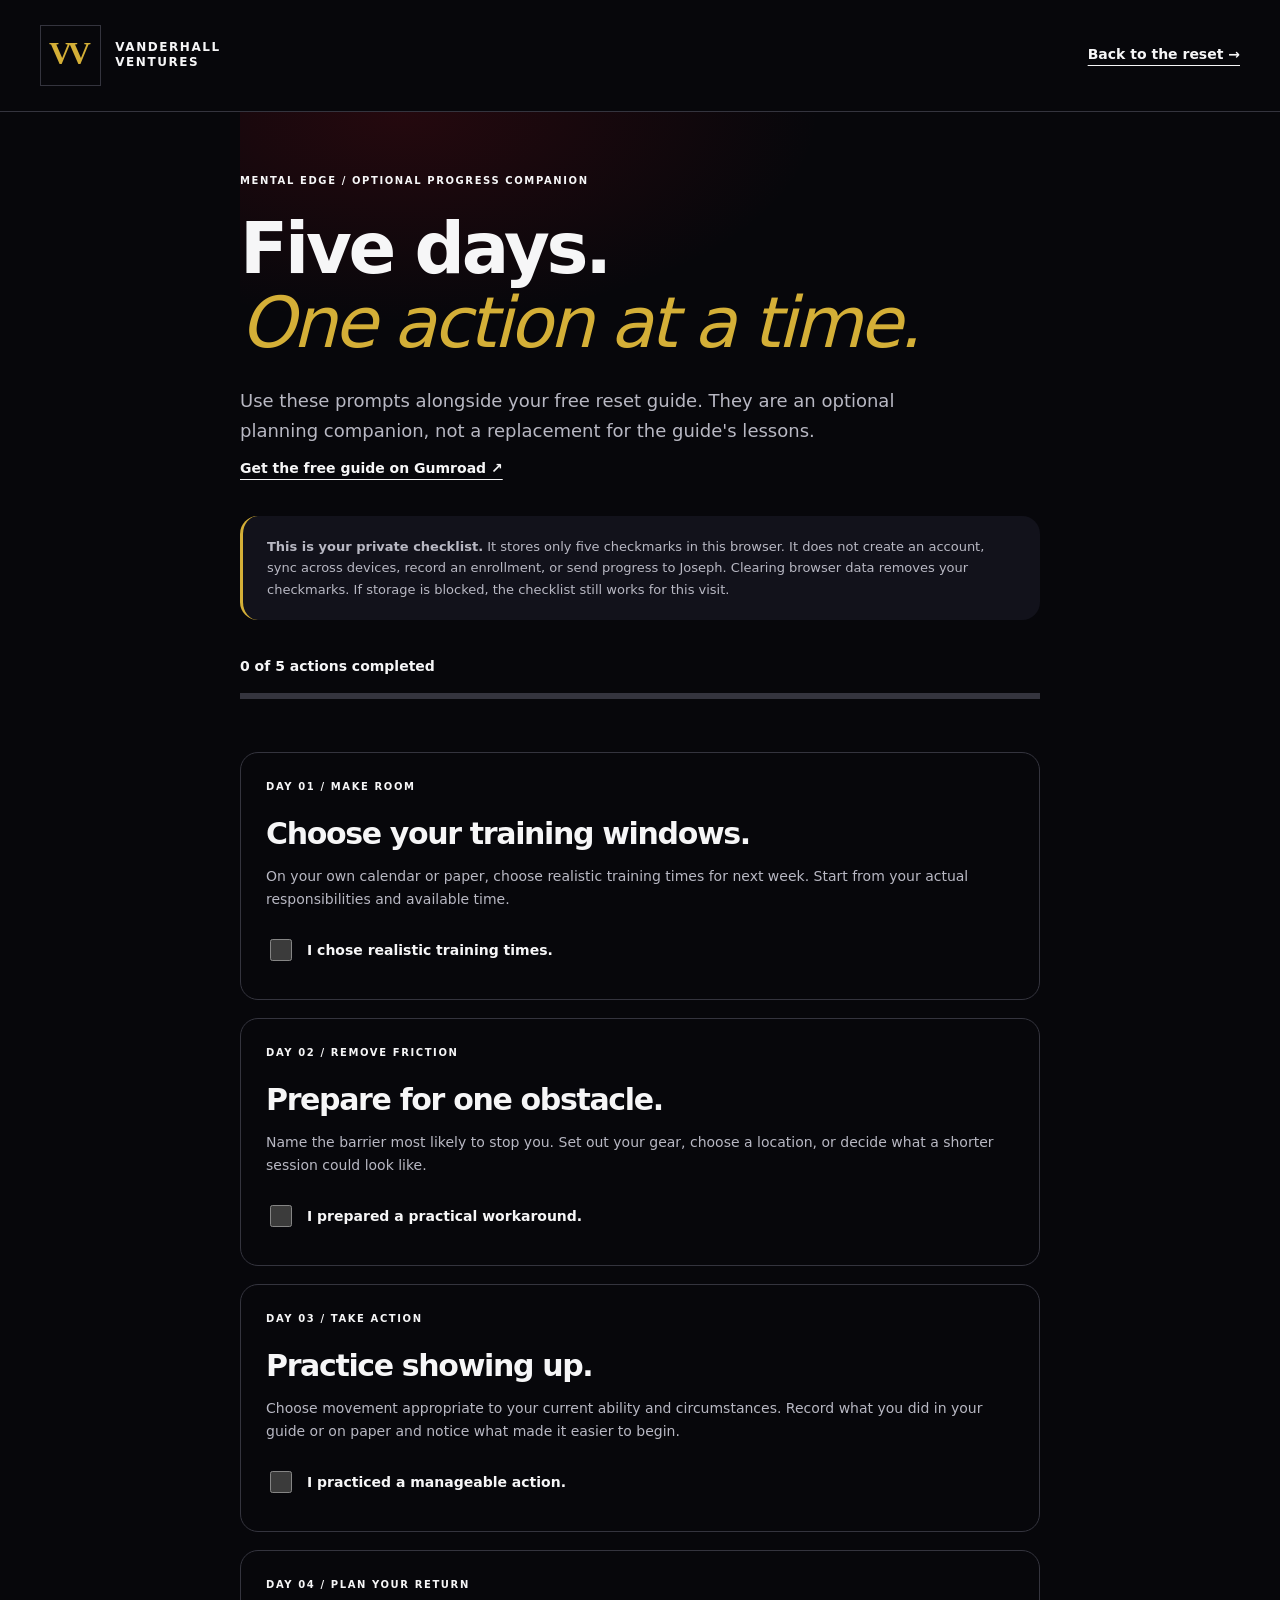
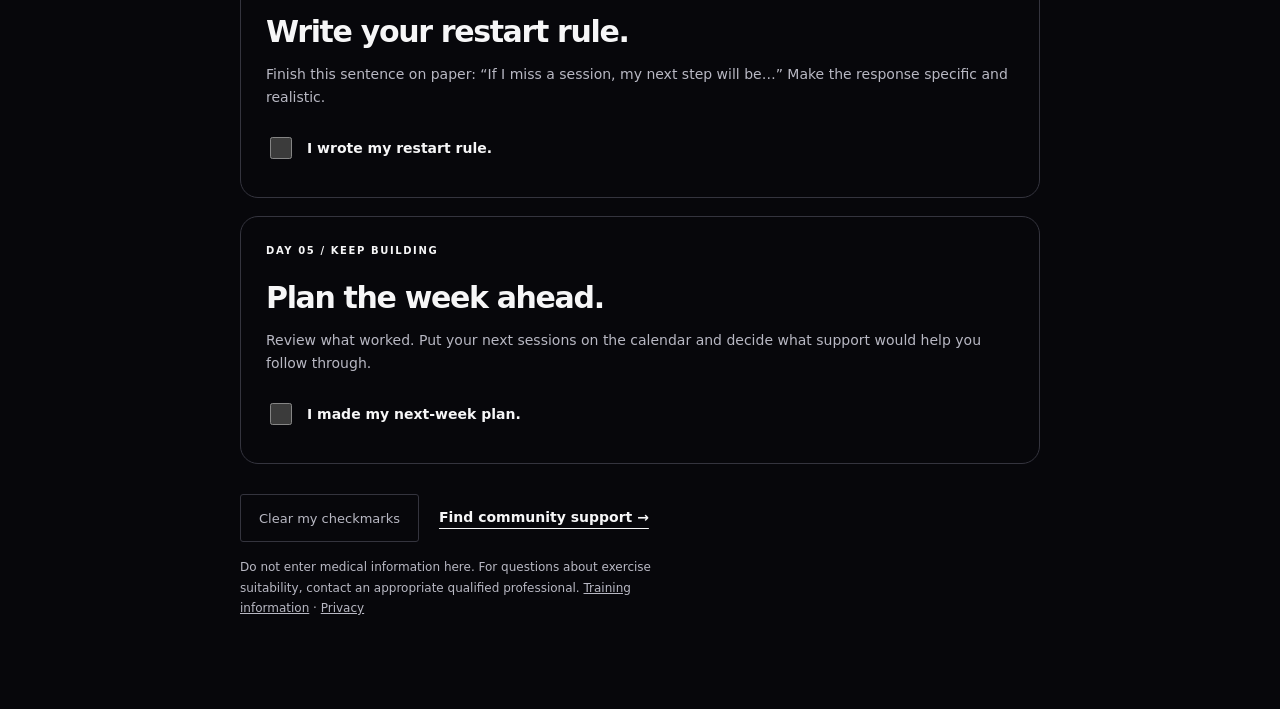
<file: reset-plan.html>
<!doctype html><html lang="en"><head><meta charset="utf-8"><meta name="viewport" content="width=device-width,initial-scale=1"><title>My five-day companion | Vanderhall Ventures</title><meta name="description" content="An optional private five-day progress checklist. Checkmarks stay in this browser."><link rel="stylesheet" href="site.css"><script defer src="site.js"></script></head><body><a class="skip" href="#main">Skip to content</a><header class="header"><a class="brand" href="index.html"><span class="monogram" aria-hidden="true">VV</span><span>VANDERHALL<br>VENTURES</span></a><a class="text-link" href="index.html#start">Back to the reset →</a></header><main class="wrap planner" id="main"><p class="eyebrow">MENTAL EDGE / OPTIONAL PROGRESS COMPANION</p><h1>Five days.<br><em>One action at a time.</em></h1><p class="lead">Use these prompts alongside your free reset guide. They are an optional planning companion, not a replacement for the guide's lessons.</p><a class="text-link" href="https://vanderhallventures.gumroad.com/l/cdljs">Get the free guide on Gumroad ↗</a><div class="notice"><strong>This is your private checklist.</strong> It stores only five checkmarks in this browser. It does not create an account, sync across devices, record an enrollment, or send progress to Joseph. Clearing browser data removes your checkmarks. If storage is blocked, the checklist still works for this visit.</div><noscript><div class="notice">Turn on JavaScript to save and display progress. You can still read the prompts and use a paper checklist.</div></noscript><div id="planner"><p class="progress-heading"><b id="count">0 of 5 actions completed</b></p><div class="track" id="progress" role="progressbar" aria-label="Five-day companion progress" aria-valuemin="0" aria-valuemax="5" aria-valuenow="0"><div class="fill" id="fill"></div></div><p class="status" id="status" role="status" aria-live="polite"></p>
<section class="day"><p class="eyebrow">DAY 01 / MAKE ROOM</p><h2>Choose your training windows.</h2><p>On your own calendar or paper, choose realistic training times for next week. Start from your actual responsibilities and available time.</p><label for="day-1"><input id="day-1" type="checkbox">I chose realistic training times.</label></section>
<section class="day"><p class="eyebrow">DAY 02 / REMOVE FRICTION</p><h2>Prepare for one obstacle.</h2><p>Name the barrier most likely to stop you. Set out your gear, choose a location, or decide what a shorter session could look like.</p><label for="day-2"><input id="day-2" type="checkbox">I prepared a practical workaround.</label></section>
<section class="day"><p class="eyebrow">DAY 03 / TAKE ACTION</p><h2>Practice showing up.</h2><p>Choose movement appropriate to your current ability and circumstances. Record what you did in your guide or on paper and notice what made it easier to begin.</p><label for="day-3"><input id="day-3" type="checkbox">I practiced a manageable action.</label></section>
<section class="day"><p class="eyebrow">DAY 04 / PLAN YOUR RETURN</p><h2>Write your restart rule.</h2><p>Finish this sentence on paper: “If I miss a session, my next step will be…” Make the response specific and realistic.</p><label for="day-4"><input id="day-4" type="checkbox">I wrote my restart rule.</label></section>
<section class="day"><p class="eyebrow">DAY 05 / KEEP BUILDING</p><h2>Plan the week ahead.</h2><p>Review what worked. Put your next sessions on the calendar and decide what support would help you follow through.</p><label for="day-5"><input id="day-5" type="checkbox">I made my next-week plan.</label></section>
<section id="finished" class="result" hidden><p class="eyebrow">FIVE ACTIONS CHECKED OFF</p><h2>You have a next step.</h2><p>Your self-reported checklist is complete in this browser. This is not a coach-verified completion or a certificate. Use your guide to review what you learned.</p><p>If four weekly sessions of 60–75 minutes fit your needs, explore the eight-week program. If you need a different schedule, ask Joseph about a custom plan.</p><div class="actions"><a class="btn" href="index.html#program">Explore the 8-week program →</a><a class="text-link" href="mailto:joseph@vanderhallventuresllc.com?subject=Reset%20follow-up">Ask Joseph a question</a></div></section><div class="actions"><button class="quiet" type="button" id="clear">Clear my checkmarks</button><a class="text-link" href="index.html#community">Find community support →</a></div></div><p class="micro">Do not enter medical information here. For questions about exercise suitability, contact an appropriate qualified professional. <a href="training-disclaimer.html">Training information</a> · <a href="privacy.html">Privacy</a></p></main></body></html>
</file>
<file: site.css>
:root{--bg:#07070b;--panel:#12121b;--text:#f6f6f7;--muted:#b8b8c3;--gold:#d4af37;--line:#34343e;--cream:#f6f6f7;--ink:#17171e;color-scheme:dark}*{box-sizing:border-box}html{scroll-behavior:smooth;scroll-padding-top:30px}body{margin:0;background:var(--bg);color:var(--text);font:16px/1.65 system-ui,-apple-system,"Segoe UI",sans-serif}a{color:inherit}a:focus-visible,button:focus-visible,input:focus-visible,summary:focus-visible{outline:3px solid #bf963d;outline-offset:5px}img{display:block;max-width:100%;height:auto}h1,h2,h3,p,figure{margin:0}p+p{margin-top:17px}h1,h2{font-family:system-ui,-apple-system,"Segoe UI",sans-serif;font-weight:800;line-height:1.06;letter-spacing:-.045em}h1{font-size:clamp(44px,5.5vw,76px)}h2{font-size:clamp(35px,4vw,54px)}h3{font-size:19px;line-height:1.35;letter-spacing:-.02em}em{color:var(--gold);font-weight:400}.wrap{width:min(1180px,calc(100% - 80px));margin-inline:auto}.section{padding-block:90px}.eyebrow{font-size:10px;letter-spacing:.16em;font-weight:700;margin-bottom:23px;line-height:1.7}.lead{font-size:18px;color:var(--muted);max-width:43ch;margin-top:25px;line-height:1.7}.micro{font-size:12px;color:var(--muted);line-height:1.7;margin-top:15px;max-width:57ch}.actions{display:flex;align-items:center;flex-wrap:wrap;gap:20px;margin-top:30px}.btn{display:inline-flex;align-items:center;justify-content:space-between;gap:25px;padding:15px 22px;min-height:54px;border:1px solid transparent;border-radius:3px;background:var(--gold);color:#272c22;font-size:14px;font-weight:700;text-decoration:none}.btn:hover{background:#e7d2a3}.btn.dark{background:var(--ink);color:var(--cream);margin-top:27px}.text-link{display:inline-block;font-size:14px;font-weight:600;text-underline-offset:6px;min-height:44px;padding-block:10px}.skip{position:fixed;top:10px;left:10px;background:var(--cream);color:var(--ink);padding:15px;z-index:50;transform:translateY(-150%)}.skip:focus{transform:none}.header{max-width:1440px;margin:auto;display:flex;align-items:center;justify-content:space-between;gap:25px;padding:25px 40px;border-bottom:1px solid var(--line)}.brand{display:flex;align-items:center;gap:14px;font-size:12px;font-weight:750;line-height:1.3;letter-spacing:.13em;text-decoration:none}.brand small{display:block;margin-top:7px;font-size:7px;color:var(--gold);letter-spacing:.12em}.monogram{font-family:Georgia,serif;color:var(--gold);font-size:32px;letter-spacing:-.14em;border:1px solid var(--line);padding:7px 14px 10px 8px}.header nav{display:flex;gap:26px;align-items:center}.header nav a{min-height:44px;display:flex;align-items:center;font-size:12px;text-decoration:none}.header nav a:hover{color:var(--gold)}.member{border-left:1px solid var(--line);padding-left:24px;color:var(--gold)}.menu{display:none}.hero{display:grid;grid-template-columns:1.1fr .85fr;gap:75px;align-items:center;padding-block:65px 60px}.hero .eyebrow{font-size:9px}.hero .text-link{font-size:12px}.hero-photo{border:1px solid var(--line);background:var(--panel)}.hero-photo>img{width:100%;height:450px;object-fit:cover;object-position:center 40%}.hero-photo figcaption{padding:25px}.hero-photo figcaption .eyebrow{margin-bottom:12px;color:var(--gold)}.hero-photo figcaption>p:nth-child(2){font:26px/1.3 Georgia,serif;margin:0}.hero-photo small{display:block;font-size:9px;letter-spacing:.15em;color:var(--muted);margin-top:20px}.credentials{display:flex;flex-wrap:wrap;gap:23px;border-top:1px solid var(--line);margin-top:34px;padding-top:20px;font-size:8px;letter-spacing:.12em;color:var(--muted);font-weight:700}.motto{display:flex;align-items:center;justify-content:center;gap:clamp(16px,5vw,65px);padding:25px 15px;border-block:1px solid var(--line);font-size:12px;font-weight:650;letter-spacing:.18em;color:var(--muted)}.motto span{color:var(--gold)}.split{display:grid;grid-template-columns:1fr 1fr;gap:90px;align-items:center}.split>div>p:not(.eyebrow):not(.price){max-width:50ch}.light{background:var(--cream);color:var(--ink);color-scheme:light}.light .lead,.light .micro{color:#596153}.light .eyebrow{color:#675737}.preview{background:#e8e7dd;border:1px solid #c9cdbf;padding:35px}.preview ol{margin:0 0 20px;padding:0;list-style:none;counter-reset:steps}.preview li{counter-increment:steps;border-top:1px solid #c9cdbf;padding:20px 0 20px 45px;position:relative}.preview li:before{content:"0" counter(steps);position:absolute;left:0;top:19px;font:22px Georgia,serif;color:#6e6144}.preview h3{font-size:15px}.preview li p{color:#596153;font-size:13px;margin-top:7px}.heading{display:flex;align-items:end;justify-content:space-between;gap:40px;margin-bottom:43px}.heading .lead{font-size:16px;max-width:37ch}.three{display:grid;grid-template-columns:repeat(3,1fr);gap:35px}.three article{border-top:1px solid var(--line);padding-top:22px}.number{font:38px Georgia,serif;color:var(--gold);display:block;margin-bottom:27px}.three p,.resources article>p:not(.eyebrow){color:var(--muted);font-size:15px;margin-top:14px}.three .text-link{margin-top:16px}.green{background:#232a20;border-block:1px solid var(--line)}.facts{display:flex;gap:35px;padding-block:28px;margin-bottom:22px;border-bottom:1px solid var(--line)}.facts span{display:grid;gap:5px;color:var(--muted);font-size:10px}.facts b{font-size:28px;font-weight:400;color:var(--text);line-height:1.2}.price{font-size:12px;color:var(--muted);margin-bottom:22px}.price strong{font-size:40px;font-weight:500;color:var(--text);letter-spacing:-.04em}.price>span{margin-left:20px}.included>.eyebrow{color:var(--gold)}.included ul{list-style:none;padding:0;margin:0}.included li{position:relative;border-bottom:1px solid var(--line);padding:18px 0 18px 27px}.included li:before{content:"✓";position:absolute;left:0;color:var(--gold)}.included h3{font-size:15px}.included li p{font-size:13px;color:var(--muted);margin-top:7px}.founder-logo{max-width:340px;justify-self:center;text-align:center}.founder-logo img{margin-bottom:25px;border:1px solid #bdc2b6}.founder-logo .eyebrow{font-size:9px}.proof{display:grid;grid-template-columns:1fr 1fr;gap:28px;margin-bottom:25px}.proof figure{border:1px solid var(--line);background:var(--panel)}.proof img{width:100%;height:440px;object-fit:contain;background:#161814}.proof figcaption{padding:19px;font-size:13px;color:var(--muted)}.community-note{padding:35px;background:#2c3527;border:1px solid #505b47}.quote{font:80px/.8 Georgia,serif;color:var(--gold)}.community-note>p{font:30px/1.35 Georgia,serif;margin:12px 0 22px}.community-note .eyebrow{font-size:9px;color:var(--gold)}.community-note hr{border:0;border-top:1px solid #505b47;margin:25px 0}.community-note small{font-size:13px;color:var(--muted)}.resources{display:grid;grid-template-columns:1fr 1fr;gap:30px;margin-top:35px}.resources article{border:1px solid var(--line);padding:30px}.resources .eyebrow{color:var(--gold);margin-bottom:17px}.resources .text-link{margin-top:15px}.faq details{border-bottom:1px solid #c9cdbf;padding-block:19px}.faq details:first-child{border-top:1px solid #c9cdbf}.faq summary{cursor:pointer;font-size:15px;font-weight:650;min-height:30px}.faq p{font-size:14px;color:#596153;margin-top:15px}.closing{text-align:center;padding-block:90px}.closing .btn{margin-top:30px}.footer{display:flex;justify-content:space-between;gap:40px;border-top:1px solid var(--line);padding-block:35px 45px}.footer b{font-size:12px;letter-spacing:.12em}.footer p{font-size:12px;color:var(--muted);margin-top:8px}.footer nav{display:flex;gap:8px 22px;flex-wrap:wrap;max-width:410px;align-content:start}.footer nav a{display:flex;align-items:center;min-height:44px;font-size:12px;color:var(--muted);text-decoration:none}
.planner{max-width:800px;padding-block:60px 90px}.planner h1{margin-block:20px}.planner .lead{max-width:60ch}.notice{padding:20px 24px;background:var(--panel);border-left:3px solid var(--gold);font-size:13px;color:var(--muted);margin-top:25px}.progress-heading{margin-top:35px;font-size:14px}.track{height:6px;background:var(--line);margin-top:15px}.fill{height:100%;background:var(--gold);width:0}.status{font-size:13px;color:var(--gold);min-height:23px;margin-top:12px}.day{border:1px solid var(--line);padding:25px;margin-top:18px}.day h2{font-size:30px}.day p:not(.eyebrow){font-size:14px;color:var(--muted);margin-top:15px}.day label{display:flex;align-items:center;gap:12px;min-height:48px;font-size:14px;font-weight:600;cursor:pointer;margin-top:15px}.day input{width:22px;height:22px;flex-shrink:0;accent-color:var(--gold)}.day.complete{border-color:var(--gold)}.result{padding:25px;margin-top:25px;border:1px solid var(--gold);background:var(--panel)}.result h2{font-size:32px}.result p{margin-top:15px}.quiet{min-height:48px;background:transparent;border:1px solid var(--line);border-radius:3px;color:var(--muted);font:inherit;font-size:13px;padding:12px 18px;cursor:pointer}[hidden]{display:none!important}
@media(max-width:1100px){.hero{gap:40px}.hero .actions{gap:10px;align-items:start;flex-direction:column}.header nav{gap:17px}.split{gap:50px}.hero-photo>img{height:420px}.section{padding-block:75px}}@media(max-width:850px){.header{flex-wrap:wrap}.menu{display:block;background:transparent;color:var(--text);border:1px solid var(--line);min-height:44px;font:inherit;font-size:13px;padding:8px 15px;cursor:pointer}.header nav{width:100%;flex-wrap:wrap;gap:12px 25px}.js #nav:not(.open){display:none}.member{border:0;padding-left:0}.hero,.split{grid-template-columns:1fr;gap:40px}.hero{padding-top:45px}.hero .actions{flex-direction:row;align-items:center;gap:20px}.hero-photo{display:grid;grid-template-columns:1fr 1fr}.hero-photo>img{height:300px}.hero-photo figcaption{align-self:center}.heading{align-items:start;flex-direction:column;gap:15px}.heading .lead{max-width:55ch}.founder-logo{width:260px;justify-self:start}.three{gap:24px}.proof img{height:340px}.footer{flex-direction:column;gap:20px}}
@media(max-width:560px){.wrap{width:calc(100% - 40px)}.header{padding:18px 20px;gap:18px}.hero{padding-block:35px 40px}.hero h1{font-size:48px}.hero .eyebrow{font-size:9px;letter-spacing:.1em}.hero .actions{flex-direction:column;align-items:stretch;gap:10px}.hero .text-link{font-size:13px}.lead{font-size:16px}.hero-photo{grid-template-columns:1fr}.hero-photo>img{height:360px;object-fit:contain;background:#161814}.hero-photo figcaption{padding:22px}.hero-photo figcaption>p:nth-child(2){font-size:24px}.motto{gap:12px;font-size:9px;letter-spacing:.12em;padding-block:21px}.section{padding-block:55px}.preview{padding:24px}.three,.proof,.resources{grid-template-columns:1fr;gap:24px}.number{margin-bottom:16px}.facts{gap:27px}.proof img{height:auto;max-height:540px}.community-note{padding:25px}.resources article{padding:24px}.closing{padding-block:65px}.planner{padding-top:35px}.day{padding:20px}}
@media(prefers-reduced-motion:reduce){html{scroll-behavior:auto}*,*:before,*:after{animation:none!important;transition:none!important}}

/* Reset companion shares the original Vanderhall palette and workout-card feel. */
.planner{background:radial-gradient(600px 300px at 20% 0%,rgba(193,18,31,.16),transparent 70%)}.day,.notice,.result{border-radius:18px}.planner .btn{background:linear-gradient(90deg,#c1121f,#7a0b12);color:#fff}.planner .header{background:#0f0f16}
</file>
